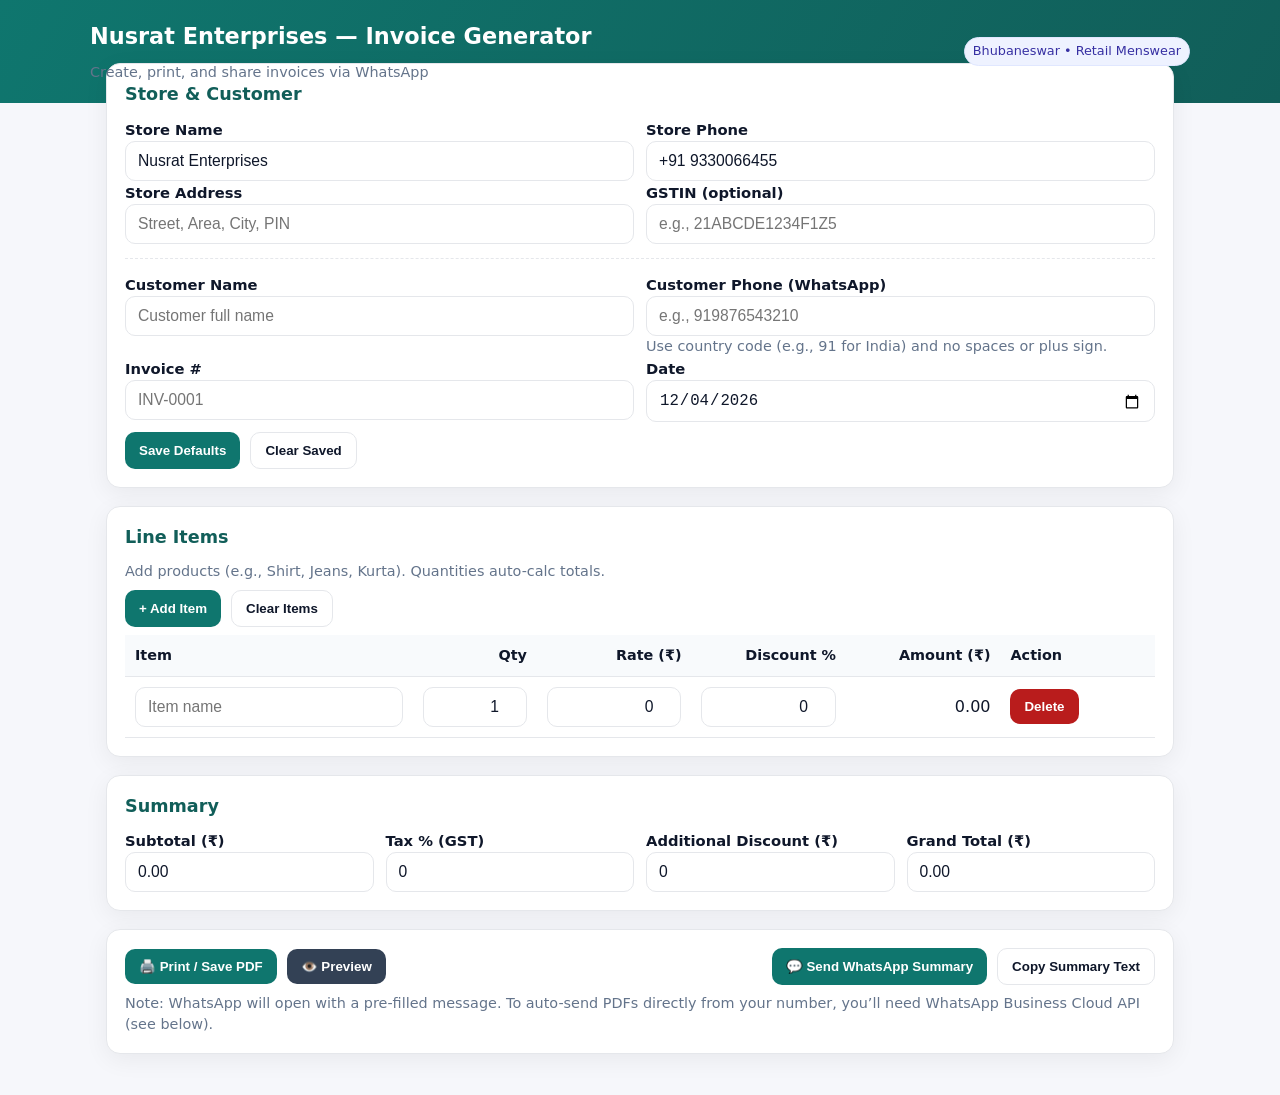
<file: invoice_generator.html>
<!DOCTYPE html>
<html lang="en">
<head>
  <meta charset="UTF-8" />
  <meta name="viewport" content="width=device-width, initial-scale=1.0"/>
  <title>Nusrat Enterprises — Invoice Generator</title>
  <style>
    :root{
      --brand:#0f766e; /* teal */
      --brand-2:#115e59;
      --bg:#f6f7fb;
      --text:#0f172a;
      --muted:#64748b;
      --card:#ffffff;
      --accent:#eef2ff;
      --danger:#b91c1c;
      --border:#e5e7eb;
    }
    *{box-sizing:border-box}
    body{
      margin:0;
      font-family:system-ui,-apple-system,Segoe UI,Roboto,Helvetica,Arial;
      background:var(--bg);
      color:var(--text);
      line-height:1.45;
    }
    header{
      background:linear-gradient(120deg,var(--brand),var(--brand-2));
      color:white;
      padding:20px 16px;
    }
    .container{
      max-width:1100px;
      margin: -40px auto 40px;
      padding:0 16px;
    }
    .card{
      background:var(--card);
      border:1px solid var(--border);
      border-radius:14px;
      box-shadow:0 6px 24px rgba(2,8,23,.06);
      padding:18px;
      margin-bottom:18px;
    }
    h1,h2,h3{margin:0 0 10px}
    h1{font-size:1.4rem}
    h2{font-size:1.1rem;color:var(--brand-2)}
    label{font-weight:600;font-size:.92rem}
    input,select,textarea{
      width:100%;
      padding:10px 12px;
      border:1px solid var(--border);
      border-radius:10px;
      background:white;
      color:var(--text);
      font-size:.98rem;
    }
    .row{display:grid;gap:12px}
    .row.cols-2{grid-template-columns:repeat(2,1fr)}
    .row.cols-3{grid-template-columns:repeat(3,1fr)}
    .row.cols-4{grid-template-columns:repeat(4,1fr)}
    .muted{color:var(--muted);font-size:.9rem}
    .btn{
      display:inline-flex;align-items:center;gap:8px;
      background:var(--brand);color:white;border:none;
      padding:10px 14px;border-radius:10px;cursor:pointer;
      font-weight:600;
    }
    .btn.secondary{background:#334155}
    .btn.link{background:transparent;border:1px solid var(--border);color:#0f172a}
    .btn.danger{background:var(--danger)}
    .btn:disabled{opacity:.6;cursor:not-allowed}
    table{width:100%;border-collapse:collapse}
    th,td{padding:10px;border-bottom:1px solid var(--border);text-align:left}
    th{background:#f8fafc;font-size:.9rem}
    tfoot td{font-weight:700}
    .right{text-align:right}
    .flex{display:flex;gap:10px;flex-wrap:wrap}
    .space-between{display:flex;align-items:center;justify-content:space-between}
    .tag{background:var(--accent);border:1px solid #e0e7ff;color:#3730a3;padding:4px 8px;border-radius:999px;font-size:.8rem}
    /* Print styles */
    @media print{
      header,.no-print{display:none!important}
      body{background:white}
      .container{margin:0;padding:0}
      .card{border:none;box-shadow:none;margin:0;padding:0}
      .print-card{display:block}
    }
  </style>
</head>
<body>
<header>
  <div class="space-between" style="max-width:1100px;margin:0 auto">
    <div>
      <h1>Nusrat Enterprises — Invoice Generator</h1>
      <div class="muted">Create, print, and share invoices via WhatsApp</div>
    </div>
    <div class="tag">Bhubaneswar • Retail Menswear</div>
  </div>
</header>

<div class="container">
  <!-- Store & Customer -->
  <div class="card">
    <h2>Store & Customer</h2>
    <div class="row cols-2">
      <div>
        <label>Store Name</label>
        <input id="storeName" placeholder="Nusrat Enterprises" value="Nusrat Enterprises"/>
      </div>
      <div>
        <label>Store Phone</label>
        <input id="storePhone" placeholder="+91 9330066455" value="+91 9330066455"/>
      </div>
    </div>
    <div class="row cols-2">
      <div>
        <label>Store Address</label>
        <input id="storeAddress" placeholder="Street, Area, City, PIN"/>
      </div>
      <div>
        <label>GSTIN (optional)</label>
        <input id="storeGST" placeholder="e.g., 21ABCDE1234F1Z5"/>
      </div>
    </div>
    <hr style="border:none;border-top:1px dashed var(--border);margin:14px 0">
    <div class="row cols-2">
      <div>
        <label>Customer Name</label>
        <input id="customerName" placeholder="Customer full name"/>
      </div>
      <div>
        <label>Customer Phone (WhatsApp)</label>
        <input id="customerPhone" placeholder="e.g., 919876543210"/>
        <div class="muted">Use country code (e.g., 91 for India) and no spaces or plus sign.</div>
      </div>
    </div>
    <div class="row cols-2">
      <div>
        <label>Invoice #</label>
        <input id="invoiceNumber" placeholder="INV-0001"/>
      </div>
      <div>
        <label>Date</label>
        <input id="invoiceDate" type="date"/>
      </div>
    </div>
    <div class="flex" style="margin-top:10px">
      <button class="btn" id="saveDefaultsBtn">Save Defaults</button>
      <button class="btn link" id="clearDefaultsBtn">Clear Saved</button>
    </div>
  </div>

  <!-- Items -->
  <div class="card">
    <h2>Line Items</h2>
    <div class="muted" style="margin-bottom:8px">Add products (e.g., Shirt, Jeans, Kurta). Quantities auto-calc totals.</div>
    <div class="flex no-print">
      <button class="btn" id="addItemBtn">+ Add Item</button>
      <button class="btn link" id="clearItemsBtn">Clear Items</button>
    </div>
    <div style="overflow-x:auto;margin-top:8px">
      <table id="itemsTable" aria-label="Items table">
        <thead>
          <tr>
            <th style="width:28%">Item</th>
            <th class="right" style="width:12%">Qty</th>
            <th class="right" style="width:15%">Rate (₹)</th>
            <th class="right" style="width:15%">Discount %</th>
            <th class="right" style="width:15%">Amount (₹)</th>
            <th style="width:15%">Action</th>
          </tr>
        </thead>
        <tbody id="itemsBody"></tbody>
      </table>
    </div>
  </div>

  <!-- Totals -->
  <div class="card">
    <h2>Summary</h2>
    <div class="row cols-4">
      <div>
        <label>Subtotal (₹)</label>
        <input id="subtotal" disabled />
      </div>
      <div>
        <label>Tax % (GST)</label>
        <input id="taxRate" type="number" min="0" step="0.01" value="0"/>
      </div>
      <div>
        <label>Additional Discount (₹)</label>
        <input id="flatDiscount" type="number" min="0" step="0.01" value="0"/>
      </div>
      <div>
        <label>Grand Total (₹)</label>
        <input id="grandTotal" disabled />
      </div>
    </div>
  </div>

  <!-- Actions -->
  <div class="card no-print">
    <div class="space-between">
      <div class="flex">
        <button class="btn" id="printBtn">🖨️ Print / Save PDF</button>
        <button class="btn secondary" id="previewBtn">👁️ Preview</button>
      </div>
      <div class="flex">
        <button class="btn" id="whatsAppBtn">💬 Send WhatsApp Summary</button>
        <button class="btn link" id="copyTextBtn">Copy Summary Text</button>
      </div>
    </div>
    <div class="muted" style="margin-top:8px">
      Note: WhatsApp will open with a pre-filled message. To auto-send PDFs directly from your number, you’ll need WhatsApp Business Cloud API (see below).
    </div>
  </div>

  <!-- Preview / Print -->
  <div class="card print-card" id="previewCard" style="display:none">
    <div class="space-between">
      <h2>Invoice Preview</h2>
      <button class="btn link no-print" id="hidePreviewBtn">Hide Preview</button>
    </div>
    <div id="invoicePreview" style="margin-top:10px"></div>
  </div>
</div>

<script>
(function(){
  const els = {
    storeName: document.getElementById('storeName'),
    storePhone: document.getElementById('storePhone'),
    storeAddress: document.getElementById('storeAddress'),
    storeGST: document.getElementById('storeGST'),
    customerName: document.getElementById('customerName'),
    customerPhone: document.getElementById('customerPhone'),
    invoiceNumber: document.getElementById('invoiceNumber'),
    invoiceDate: document.getElementById('invoiceDate'),
    itemsBody: document.getElementById('itemsBody'),
    subtotal: document.getElementById('subtotal'),
    taxRate: document.getElementById('taxRate'),
    flatDiscount: document.getElementById('flatDiscount'),
    grandTotal: document.getElementById('grandTotal'),
    addItemBtn: document.getElementById('addItemBtn'),
    clearItemsBtn: document.getElementById('clearItemsBtn'),
    printBtn: document.getElementById('printBtn'),
    previewBtn: document.getElementById('previewBtn'),
    hidePreviewBtn: document.getElementById('hidePreviewBtn'),
    previewCard: document.getElementById('previewCard'),
    invoicePreview: document.getElementById('invoicePreview'),
    whatsAppBtn: document.getElementById('whatsAppBtn'),
    copyTextBtn: document.getElementById('copyTextBtn'),
    saveDefaultsBtn: document.getElementById('saveDefaultsBtn'),
    clearDefaultsBtn: document.getElementById('clearDefaultsBtn'),
  };

  // Initialize date
  els.invoiceDate.valueAsNumber = els.invoiceDate.valueAsNumber || Date.now();

  // Local Storage helpers
  const LS_KEYS = {
    defaults: 'nusrat.defaults',
    items: 'nusrat.items'
  };

  function saveDefaults(){
    const data = {
      storeName: els.storeName.value.trim(),
      storePhone: els.storePhone.value.trim(),
      storeAddress: els.storeAddress.value.trim(),
      storeGST: els.storeGST.value.trim()
    };
    localStorage.setItem(LS_KEYS.defaults, JSON.stringify(data));
    alert('Defaults saved.');
  }
  function loadDefaults(){
    const raw = localStorage.getItem(LS_KEYS.defaults);
    if(!raw) return;
    try{
      const d = JSON.parse(raw);
      if(d.storeName) els.storeName.value = d.storeName;
      if(d.storePhone) els.storePhone.value = d.storePhone;
      if(d.storeAddress) els.storeAddress.value = d.storeAddress;
      if(d.storeGST) els.storeGST.value = d.storeGST;
    }catch(e){}
  }
  function clearDefaults(){
    localStorage.removeItem(LS_KEYS.defaults);
    alert('Saved defaults cleared.');
  }

  // Items management
  function addItemRow(item = {name:'', qty:1, rate:0, disc:0}){
    const tr = document.createElement('tr');

    const nameTd = document.createElement('td');
    const nameInput = document.createElement('input');
    nameInput.placeholder = 'Item name';
    nameInput.value = item.name || '';
    nameTd.appendChild(nameInput);

    const qtyTd = document.createElement('td'); qtyTd.className='right';
    const qtyInput = document.createElement('input');
    qtyInput.type='number'; qtyInput.min='0'; qtyInput.step='1'; qtyInput.value=item.qty ?? 1;
    qtyInput.style.textAlign='right';
    qtyTd.appendChild(qtyInput);

    const rateTd = document.createElement('td'); rateTd.className='right';
    const rateInput = document.createElement('input');
    rateInput.type='number'; rateInput.min='0'; rateInput.step='0.01'; rateInput.value=item.rate ?? 0;
    rateInput.style.textAlign='right';
    rateTd.appendChild(rateInput);

    const discTd = document.createElement('td'); discTd.className='right';
    const discInput = document.createElement('input');
    discInput.type='number'; discInput.min='0'; discInput.max='100'; discInput.step='0.01'; discInput.value=item.disc ?? 0;
    discInput.style.textAlign='right';
    discTd.appendChild(discInput);

    const amountTd = document.createElement('td'); amountTd.className='right';
    amountTd.textContent = '0.00';

    const actionTd = document.createElement('td');
    const delBtn = document.createElement('button'); delBtn.className='btn danger'; delBtn.textContent='Delete';
    actionTd.appendChild(delBtn);

    tr.appendChild(nameTd);
    tr.appendChild(qtyTd);
    tr.appendChild(rateTd);
    tr.appendChild(discTd);
    tr.appendChild(amountTd);
    tr.appendChild(actionTd);

    [nameInput, qtyInput, rateInput, discInput].forEach(inp => {
      inp.addEventListener('input', recalc);
    });
    delBtn.addEventListener('click', () => {
      tr.remove();
      recalc();
      persistItems();
    });

    els.itemsBody.appendChild(tr);
    recalc();
  }

  function getItems(){
    const rows = Array.from(els.itemsBody.querySelectorAll('tr'));
    return rows.map(row=>{
      const [nameInput, qtyInput, rateInput, discInput] = row.querySelectorAll('input');
      const qty = parseFloat(qtyInput.value)||0;
      const rate = parseFloat(rateInput.value)||0;
      const disc = parseFloat(discInput.value)||0;
      const gross = qty*rate;
      const amount = gross - (gross*disc/100);
      return {
        name: nameInput.value.trim(),
        qty, rate, disc, amount
      };
    });
  }

  function recalc(){
    const items = getItems();
    let subtotal = 0;
    const rows = Array.from(els.itemsBody.querySelectorAll('tr'));
    items.forEach((it, idx)=>{
      subtotal += it.amount;
      const amountTd = rows[idx].children[4];
      amountTd.textContent = it.amount.toFixed(2);
    });
    els.subtotal.value = subtotal.toFixed(2);

    const taxRate = parseFloat(els.taxRate.value)||0;
    const flatDiscount = parseFloat(els.flatDiscount.value)||0;

    const taxAmt = subtotal * (taxRate/100);
    let grand = subtotal + taxAmt - flatDiscount;
    if(grand < 0) grand = 0;
    els.grandTotal.value = grand.toFixed(2);

    persistItems();
  }

  function persistItems(){
    const items = getItems();
    localStorage.setItem(LS_KEYS.items, JSON.stringify(items));
  }
  function loadItems(){
    const raw = localStorage.getItem(LS_KEYS.items);
    if(!raw) { addItemRow(); return; }
    try{
      const arr = JSON.parse(raw);
      if(Array.isArray(arr) && arr.length){
        els.itemsBody.innerHTML = '';
        arr.forEach(addItemRow);
      }else{
        addItemRow();
      }
    }catch(e){
      addItemRow();
    }
  }

  // Build text summary for WhatsApp / copy
  function buildInvoiceSummary(){
    const items = getItems();
    const lines = [];
    const store = els.storeName.value || 'Nusrat Enterprises';
    const inv = els.invoiceNumber.value || '(no #)';
    const date = els.invoiceDate.value || '';
    const cust = els.customerName.value || '';

    lines.push(`*${store}*`);
    if(els.storeAddress.value) lines.push(els.storeAddress.value);
    if(els.storePhone.value) lines.push(`Phone: ${els.storePhone.value}`);
    if(els.storeGST.value) lines.push(`GSTIN: ${els.storeGST.value}`);
    lines.push(``);
    lines.push(`*Invoice:* ${inv}`);
    if(date) lines.push(`*Date:* ${date}`);
    if(cust) lines.push(`*Customer:* ${cust}`);
    lines.push(``);
    lines.push(`*Items:*`);
    items.forEach((it, i)=>{
      const amt = it.amount.toFixed(2);
      lines.push(`${i+1}. ${it.name || 'Item'} — Qty ${it.qty} × ₹${(it.rate||0).toFixed(2)}${it.disc?` (Disc ${it.disc}% )`:''} = ₹${amt}`);
    });
    lines.push(``);
    const subtotal = parseFloat(els.subtotal.value)||0;
    const taxRate = parseFloat(els.taxRate.value)||0;
    const taxAmt = subtotal*(taxRate/100);
    const flatDisc = parseFloat(els.flatDiscount.value)||0;
    const grand = parseFloat(els.grandTotal.value)||0;

    lines.push(`Subtotal: ₹${subtotal.toFixed(2)}`);
    if(taxRate>0) lines.push(`GST ${taxRate}%: ₹${taxAmt.toFixed(2)}`);
    if(flatDisc>0) lines.push(`Discount: -₹${flatDisc.toFixed(2)}`);
    lines.push(`*Grand Total: ₹${grand.toFixed(2)}*`);
    lines.push(``);
    lines.push(`Thank you for shopping with ${store}!`);

    return lines.join('\n');
  }

  function openWhatsApp(){
    const phone = (els.customerPhone.value||'').replace(/\D/g,'');
    if(!phone){
      alert('Enter customer WhatsApp number with country code (e.g., 91XXXXXXXXXX).');
      return;
    }
    const text = buildInvoiceSummary();
    const encoded = encodeURIComponent(text);
    // If you want to force open chat with a specific number:
    // wa.me/<number>?text=<msg>
    const url = `https://wa.me/${phone}?text=${encoded}`;
    window.open(url, '_blank');
  }

  function copySummary(){
    const text = buildInvoiceSummary();
    navigator.clipboard.writeText(text)
      .then(()=>alert('Invoice summary copied to clipboard.'))
      .catch(()=>alert('Copy failed. You can select & copy from preview.'));
  }

  // Build HTML preview (also used by print)
  function renderPreview(){
    const items = getItems();
    const html = `
      <div style="border:1px solid #e5e7eb;border-radius:10px;padding:16px">
        <div style="display:flex;justify-content:space-between;gap:12px;flex-wrap:wrap">
          <div>
            <div style="font-size:1.3rem;font-weight:800">${els.storeName.value || 'Nusrat Enterprises'}</div>
            ${els.storeAddress.value? `<div>${escapeHtml(els.storeAddress.value)}</div>`:''}
            ${els.storePhone.value? `<div>Phone: ${escapeHtml(els.storePhone.value)}</div>`:''}
            ${els.storeGST.value? `<div>GSTIN: ${escapeHtml(els.storeGST.value)}</div>`:''}
          </div>
          <div style="text-align:right">
            <div><strong>Invoice #:</strong> ${escapeHtml(els.invoiceNumber.value || '')}</div>
            <div><strong>Date:</strong> ${escapeHtml(els.invoiceDate.value || '')}</div>
            <div><strong>Customer:</strong> ${escapeHtml(els.customerName.value || '')}</div>
          </div>
        </div>
        <hr style="border:none;border-top:1px solid #e5e7eb;margin:12px 0" />
        <table style="width:100%;border-collapse:collapse">
          <thead>
            <tr>
              <th style="text-align:left;padding:8px;border-bottom:1px solid #e5e7eb">Item</th>
              <th style="text-align:right;padding:8px;border-bottom:1px solid #e5e7eb">Qty</th>
              <th style="text-align:right;padding:8px;border-bottom:1px solid #e5e7eb">Rate (₹)</th>
              <th style="text-align:right;padding:8px;border-bottom:1px solid #e5e7eb">Disc %</th>
              <th style="text-align:right;padding:8px;border-bottom:1px solid #e5e7eb">Amount (₹)</th>
            </tr>
          </thead>
          <tbody>
            ${items.map(it=>`
              <tr>
                <td style="padding:8px;border-bottom:1px solid #f1f5f9">${escapeHtml(it.name||'Item')}</td>
                <td style="padding:8px;text-align:right;border-bottom:1px solid #f1f5f9">${it.qty}</td>
                <td style="padding:8px;text-align:right;border-bottom:1px solid #f1f5f9">${it.rate.toFixed(2)}</td>
                <td style="padding:8px;text-align:right;border-bottom:1px solid #f1f5f9">${(it.disc||0).toFixed(2)}</td>
                <td style="padding:8px;text-align:right;border-bottom:1px solid #f1f5f9">${it.amount.toFixed(2)}</td>
              </tr>
            `).join('')}
          </tbody>
        </table>
        <div style="display:flex;justify-content:flex-end;margin-top:10px">
          <table style="min-width:320px">
            <tr><td style="padding:6px 8px">Subtotal</td><td style="padding:6px 8px;text-align:right">₹${(parseFloat(els.subtotal.value)||0).toFixed(2)}</td></tr>
            <tr><td style="padding:6px 8px">GST ${parseFloat(els.taxRate.value)||0}%</td><td style="padding:6px 8px;text-align:right">₹${((parseFloat(els.subtotal.value)||0)*(parseFloat(els.taxRate.value)||0)/100).toFixed(2)}</td></tr>
            <tr><td style="padding:6px 8px">Discount</td><td style="padding:6px 8px;text-align:right">-₹${(parseFloat(els.flatDiscount.value)||0).toFixed(2)}</td></tr>
            <tr><td style="padding:6px 8px"><strong>Grand Total</strong></td><td style="padding:6px 8px;text-align:right"><strong>₹${(parseFloat(els.grandTotal.value)||0).toFixed(2)}</strong></td></tr>
          </table>
        </div>
        <div style="margin-top:10px;font-size:.9rem;color:#334155">Thank you for shopping with ${escapeHtml(els.storeName.value || 'Nusrat Enterprises')}.</div>
      </div>
    `;
    els.invoicePreview.innerHTML = html;
  }

  function escapeHtml(s){
    return (s||'').replace(/[&<>"']/g, m => ({'&':'&amp;','<':'&lt;','>':'&gt;','"':'&quot;',"'":'&#039;'}[m]));
  }

  // Events
  els.addItemBtn.addEventListener('click', ()=>addItemRow());
  els.clearItemsBtn.addEventListener('click', ()=>{
    if(confirm('Clear all items?')){ els.itemsBody.innerHTML=''; addItemRow(); recalc(); }
  });
  ['taxRate','flatDiscount'].forEach(id => {
    document.getElementById(id).addEventListener('input', recalc);
  });
  els.previewBtn.addEventListener('click', ()=>{
    renderPreview();
    els.previewCard.style.display='block';
    window.scrollTo({top:document.body.scrollHeight,behavior:'smooth'});
  });
  els.hidePreviewBtn.addEventListener('click', ()=> els.previewCard.style.display='none');
  els.printBtn.addEventListener('click', ()=>{
    renderPreview();
    els.previewCard.style.display='block';
    window.print();
  });
  els.whatsAppBtn.addEventListener('click', openWhatsApp);
  els.copyTextBtn.addEventListener('click', copySummary);
  els.saveDefaultsBtn.addEventListener('click', saveDefaults);
  els.clearDefaultsBtn.addEventListener('click', clearDefaults);

  // Auto recalc when editing header fields (to reflect in preview text)
  ['storeName','storePhone','storeAddress','storeGST','customerName','invoiceNumber','invoiceDate']
    .forEach(id => document.getElementById(id).addEventListener('input', ()=>{/*no-op*/}));

  // Load saved
  loadDefaults();
  loadItems();
  recalc();
})();
</script>
</body>
</html>
</file>
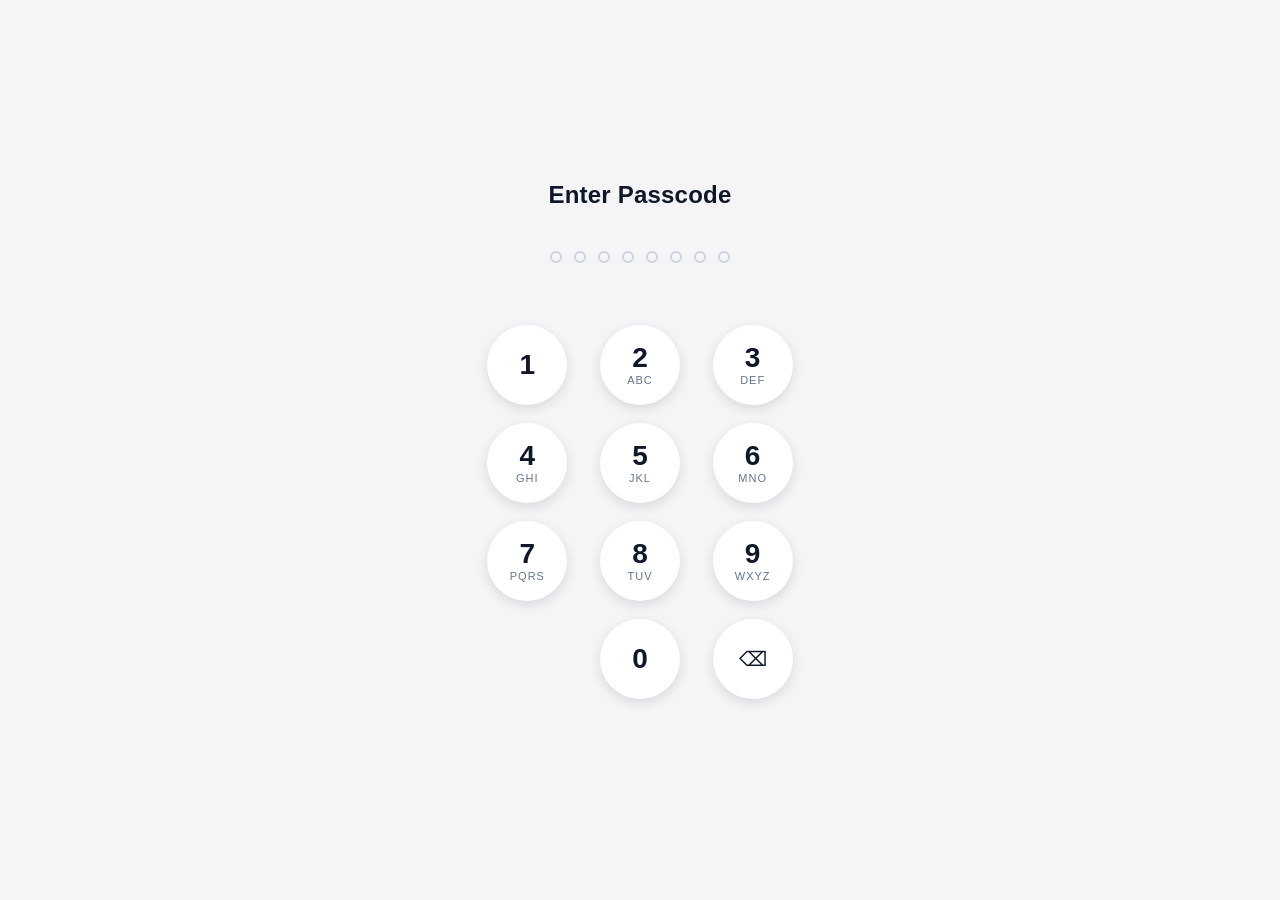
<file: login.html>
<!DOCTYPE html>
<html lang="en">
<head>
<meta charset="UTF-8" />
<meta name="viewport" content="width=device-width, initial-scale=1.0"/>
<title>8-Digit Login | Dial Pad</title>

<style>
  :root {
    --primary: #0078ff;
    --text: #0f172a;
    --muted: #64748b;
    --bg: #f5f5f7;
    --white: #ffffff;
    --danger: #ef4444;
  }

  * { box-sizing: border-box; }

  body {
    margin: 0;
    font-family: -apple-system, BlinkMacSystemFont, "Segoe UI", Roboto, Inter, Arial, sans-serif;
    background: var(--bg);
    height: 100vh;
    display: grid;
    place-items: center;
    color: var(--text);
  }

  .login-wrapper {
    width: 320px;
    text-align: center;
  }

  h2 {
    margin: 0 0 18px;
    font-weight: 600;
    letter-spacing: 0.2px;
  }

  /* Dots/passcode display */
  .display {
    height: 60px;
    margin: 0 auto 10px;
    display: flex;
    gap: 12px;
    align-items: center;
    justify-content: center;
  }

  .dot {
    width: 12px;
    height: 12px;
    border-radius: 50%;
    border: 2px solid #cbd5e1;
    background: transparent;
    transition: all .15s ease;
  }

  .dot.filled {
    background: #0f172a;
    border-color: #0f172a;
  }

  .error {
    min-height: 20px;
    color: var(--danger);
    font-size: 13px;
    margin-bottom: 8px;
    visibility: hidden;
  }

  .error.show { visibility: visible; }

  /* Dial pad */
  .dial-pad {
    margin-top: 6px;
    display: grid;
    grid-template-columns: repeat(3, 1fr);
    gap: 18px;
    justify-items: center;
  }

  .btn {
    width: 80px;
    height: 80px;
    background: var(--white);
    border-radius: 50%;
    display: grid;
    place-items: center;
    cursor: pointer;
    user-select: none;
    box-shadow: 0 4px 12px rgba(15,23,42,.12);
    transition: transform .12s ease, background .12s ease;
  }
  .btn:active { transform: scale(0.92); background: #eef2ff; }

  .num {
    font-size: 28px;
    font-weight: 600;
    line-height: 1;
  }
  .letters {
    font-size: 11px;
    color: var(--muted);
    margin-top: 2px;
    letter-spacing: 1px;
  }
  .btn-col {
    display: flex;
    flex-direction: column;
    align-items: center;
  }

  /* Bottom actions */
  .actions {
    margin-top: 20px;
  }
  .login {
    width: 100%;
    padding: 14px;
    font-size: 16px;
    border: none;
    border-radius: 10px;
    background: var(--primary);
    color: #fff;
    cursor: pointer;
    display: none;
    transition: transform .12s ease, opacity .12s ease;
  }
  .login:active { transform: scale(0.98); }

  /* Shake animation on error */
  .shake {
    animation: shake .3s ease;
  }
  @keyframes shake {
    0%   { transform: translateX(0); }
    25%  { transform: translateX(-6px); }
    50%  { transform: translateX(6px); }
    75%  { transform: translateX(-4px); }
    100% { transform: translateX(0); }
  }

  /* Delete icon fallback */
  .delete {
    font-size: 20px;
  }
</style>
</head>
<body>

<div class="login-wrapper">
  <h2>Enter Passcode</h2>

  <!-- Dots -->
  <div id="display" class="display" aria-label="passcode">
    <!-- Dots will be rendered by JS -->
  </div>
  <div id="error" class="error" role="alert"></div>

  <!-- Dial pad -->
  <div class="dial-pad" id="pad">
    <!-- Row 1 -->
    <div class="btn" data-num="1">
      <div class="btn-col">
        <div class="num">1</div>
      </div>
    </div>
    <div class="btn" data-num="2">
      <div class="btn-col">
        <div class="num">2</div>
        <div class="letters">ABC</div>
      </div>
    </div>
    <div class="btn" data-num="3">
      <div class="btn-col">
        <div class="num">3</div>
        <div class="letters">DEF</div>
      </div>
    </div>

    <!-- Row 2 -->
    <div class="btn" data-num="4">
      <div class="btn-col">
        <div class="num">4</div>
        <div class="letters">GHI</div>
      </div>
    </div>
    <div class="btn" data-num="5">
      <div class="btn-col">
        <div class="num">5</div>
        <div class="letters">JKL</div>
      </div>
    </div>
    <div class="btn" data-num="6">
      <div class="btn-col">
        <div class="num">6</div>
        <div class="letters">MNO</div>
      </div>
    </div>

    <!-- Row 3 -->
    <div class="btn" data-num="7">
      <div class="btn-col">
        <div class="num">7</div>
        <div class="letters">PQRS</div>
      </div>
    </div>
    <div class="btn" data-num="8">
      <div class="btn-col">
        <div class="num">8</div>
        <div class="letters">TUV</div>
      </div>
    </div>
    <div class="btn" data-num="9">
      <div class="btn-col">
        <div class="num">9</div>
        <div class="letters">WXYZ</div>
      </div>
    </div>

    <!-- Bottom row: empty, 0, delete -->
    <div></div>
    <div class="btn" data-num="0">
      <div class="btn-col">
        <div class="num">0</div>
      </div>
    </div>
    <div class="btn" id="del">
      <div class="btn-col">
        <div class="delete">⌫</div>
      </div>
    </div>
  </div>

  <div class="actions">
    <button id="loginBtn" class="login">Login</button>
  </div>
</div>

<script>
  // ⚠️ Hardcoded passcode (as requested)
  const HARDCODED = "00009999";

  let code = "";

  const display = document.getElementById("display");
  const errorMsg = document.getElementById("error");
  const loginBtn = document.getElementById("loginBtn");
  const delBtn = document.getElementById("del");
  const pad = document.getElementById("pad");

  // Render 8 dots
  function renderDots() {
    display.innerHTML = "";
    for (let i = 0; i < 8; i++) {
      const dot = document.createElement("div");
      dot.className = "dot" + (i < code.length ? " filled" : "");
      display.appendChild(dot);
    }
  }

  function showError(msg) {
    errorMsg.textContent = msg;
    errorMsg.classList.add("show");
    display.classList.add("shake");
    setTimeout(() => display.classList.remove("shake"), 350);
  }

  function clearError() {
    errorMsg.textContent = "";
    errorMsg.classList.remove("show");
  }

  function press(num) {
    if (code.length >= 8) return;
    code += String(num);
    clearError();
    renderState();
  }

  function del() {
    if (!code.length) return;
    code = code.slice(0, -1);
    clearError();
    renderState();
  }

  function renderState() {
    renderDots();
    // Show Login only when exactly 8 digits entered
    if (code.length === 8) {
      loginBtn.style.display = "block";
    } else {
      loginBtn.style.display = "none";
    }
  }

  function attemptLogin() {
    if (code.length !== 8) {
        showError("Enter all 8 digits.");
        return;
    }

    if (code === HARDCODED) {
        // Save login session
        sessionStorage.setItem("loggedIn", "yes");

        // Redirect to invoice page
        window.location.href = "index.html";
    } else {
        showError("Incorrect passcode. Try again.");
        code = "";
        renderState();
    }
}

  // Click handlers (event delegation)
  pad.addEventListener("click", (e) => {
    const btn = e.target.closest(".btn");
    if (!btn) return;
    if (btn.id === "del") {
      del();
    } else {
      const n = btn.getAttribute("data-num");
      if (n !== null) press(n);
    }
  });

  delBtn.addEventListener("contextmenu", (e) => {
    // Long-press/right-click to clear all
    e.preventDefault();
    code = "";
    clearError();
    renderState();
  });

  loginBtn.addEventListener("click", attemptLogin);

  // Keyboard support (optional)
  window.addEventListener("keydown", (e) => {
    if (e.key >= "0" && e.key <= "9") press(e.key);
    if (e.key === "Backspace") del();
    if (e.key === "Enter") attemptLogin();
  });

  // Initial render
  renderState();
</script>
</body>
</html>
</file>
